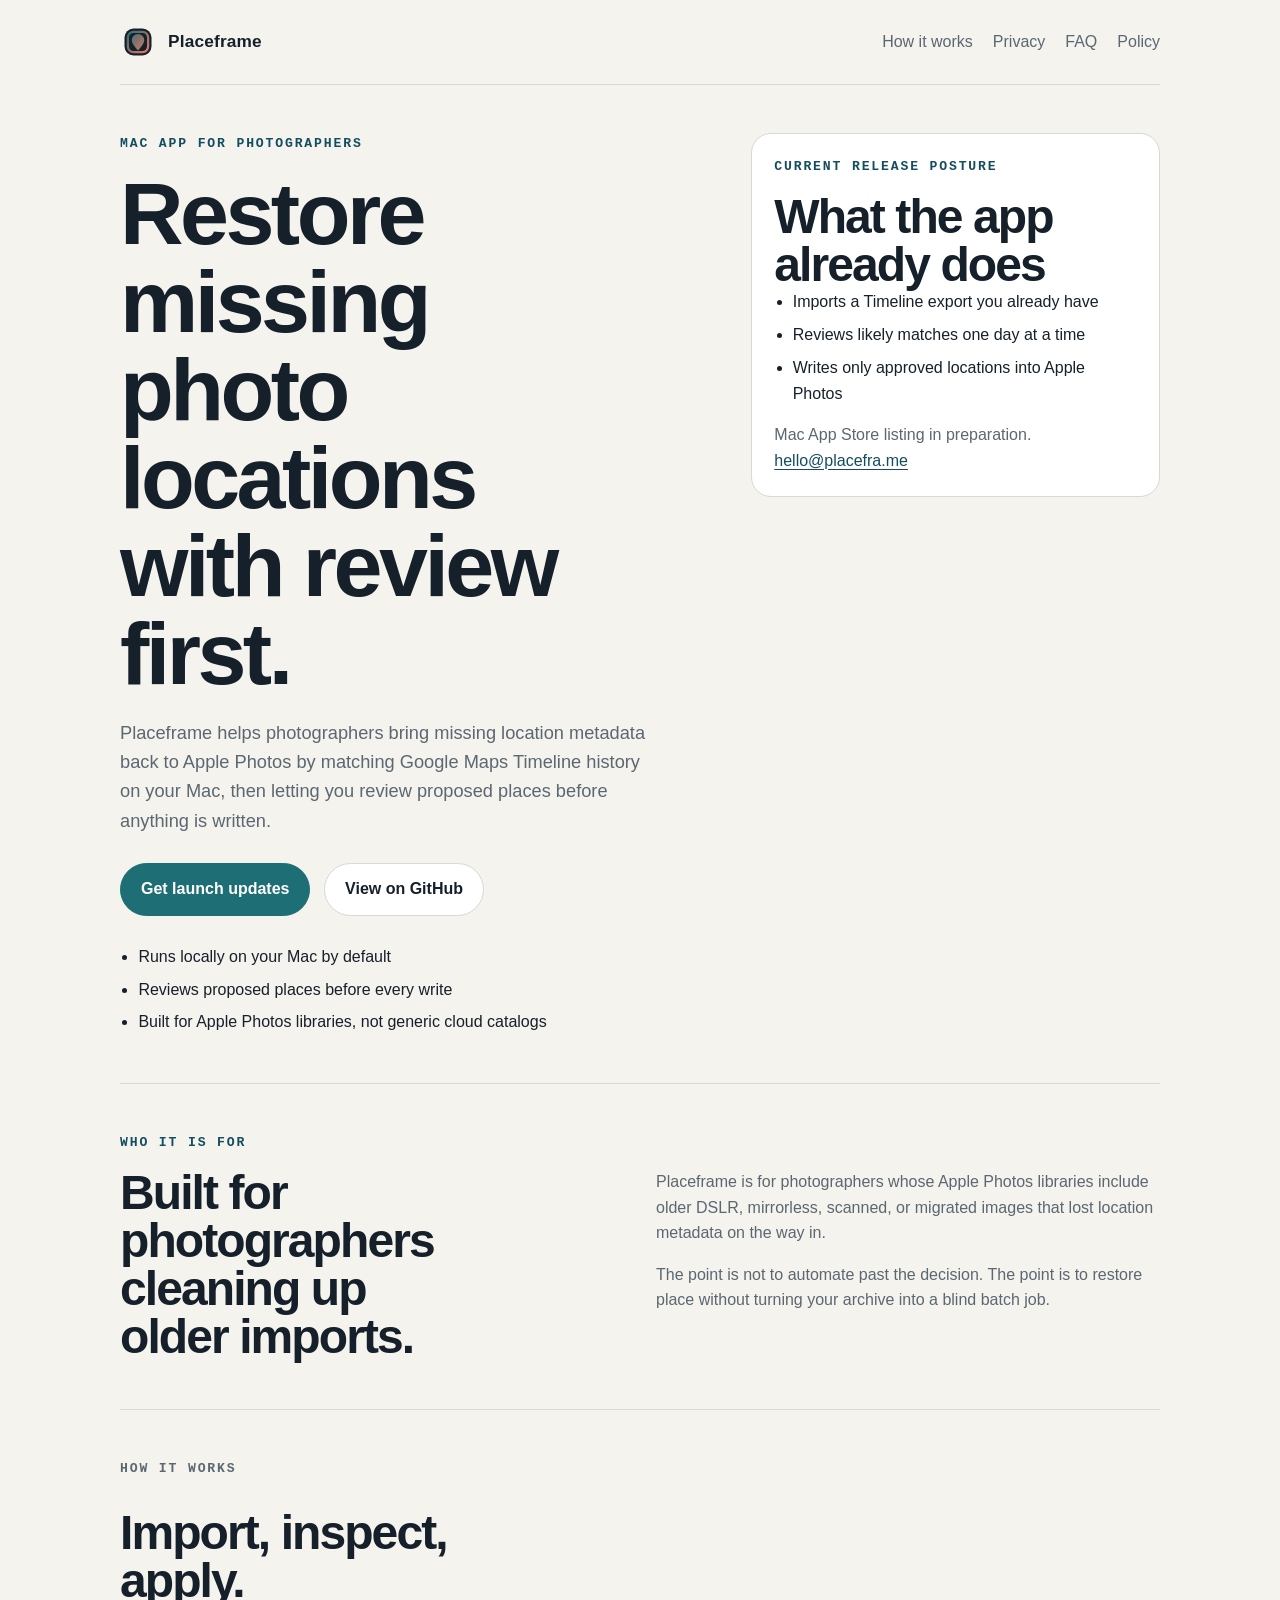
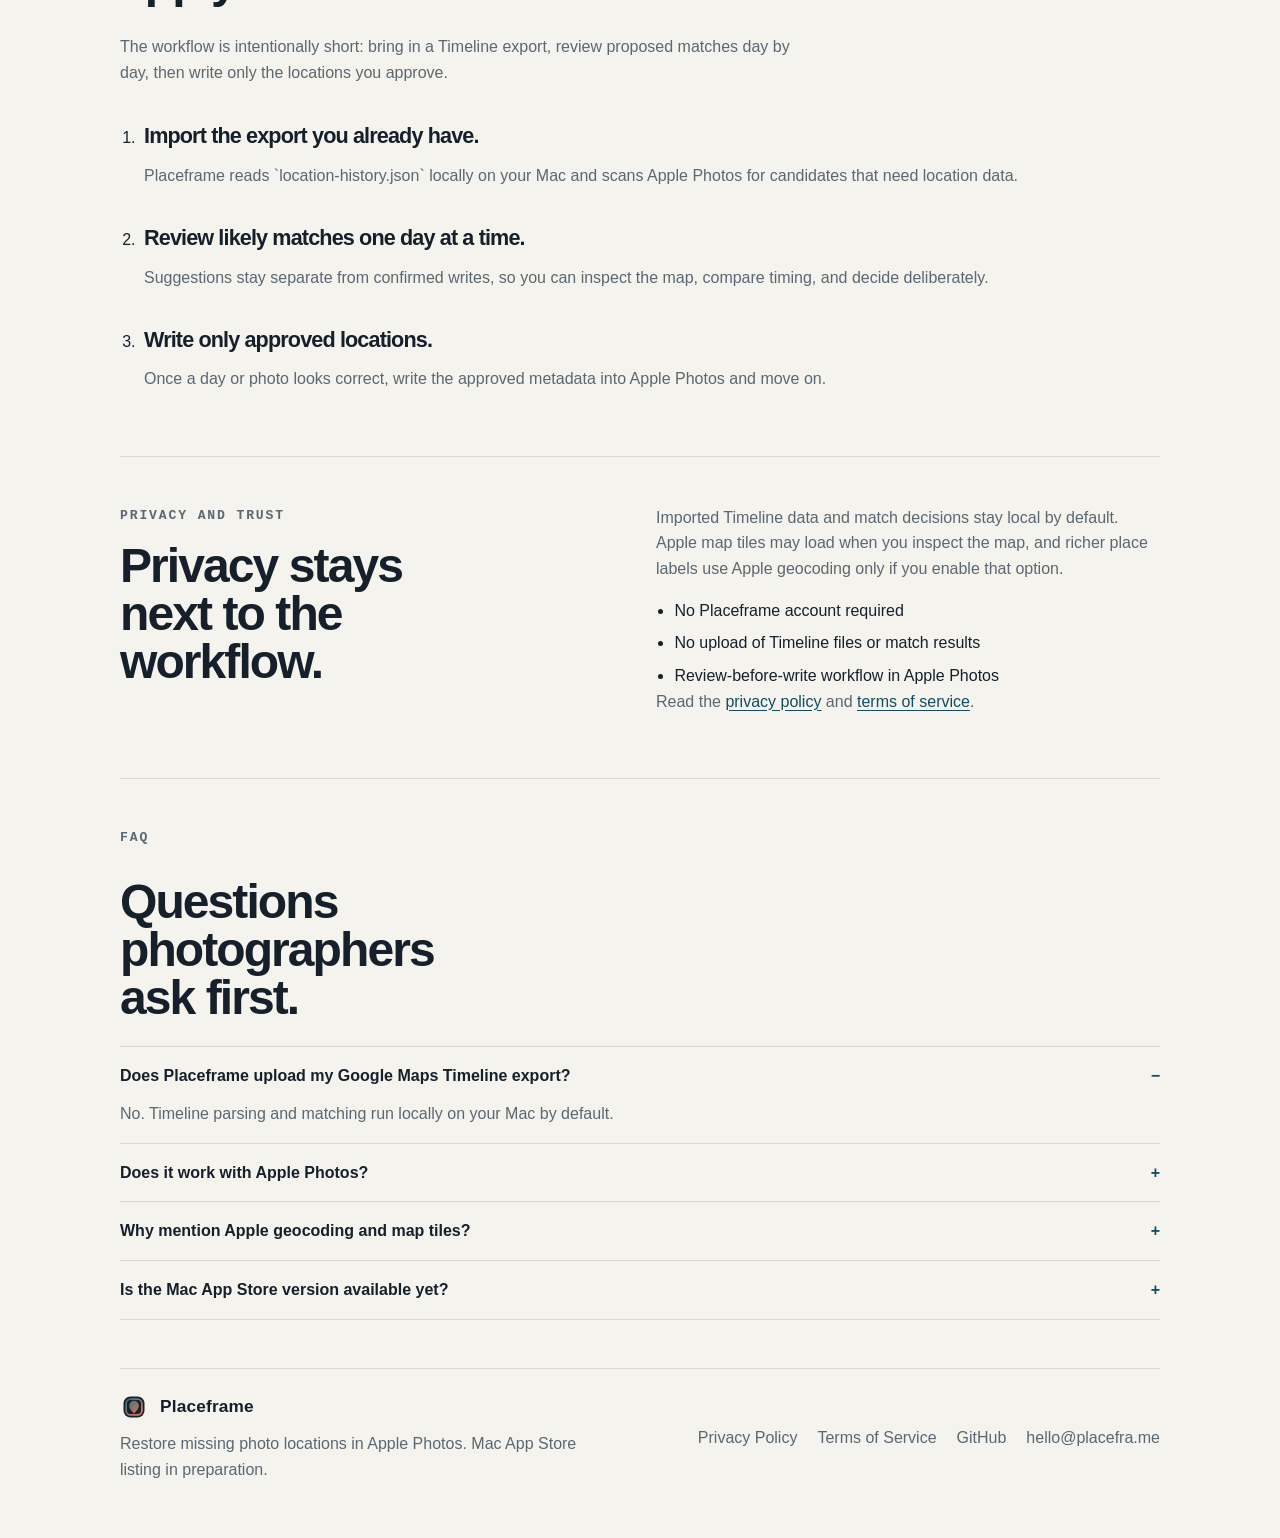
<file: website/index.html>
<!doctype html>
<html lang="en">
  <head>
    <meta charset="utf-8">
    <meta name="viewport" content="width=device-width, initial-scale=1">
    <title>Placeframe | Restore missing photo locations with review first.</title>
    <meta
      name="description"
      content="Placeframe helps photographers restore missing photo locations in Apple Photos by matching Google Maps Timeline history on your Mac, with review before every write."
    >
    <meta name="theme-color" content="#f4f3ee">
    <meta property="og:title" content="Placeframe">
    <meta
      property="og:description"
      content="A Mac app for photographers who want to restore missing photo locations without giving up review or privacy."
    >
    <meta property="og:type" content="website">
    <meta property="og:url" content="https://placefra.me/">
    <meta property="og:image" content="https://placefra.me/assets/placeframe-social.png">
    <meta name="twitter:card" content="summary_large_image">
    <meta name="twitter:title" content="Placeframe">
    <meta name="twitter:description" content="Restore missing photo locations in Apple Photos without giving up review or privacy.">
    <meta name="twitter:image" content="https://placefra.me/assets/placeframe-social.png">
    <link rel="canonical" href="https://placefra.me/">
    <link rel="icon" href="assets/favicon.svg" type="image/svg+xml">
    <link rel="stylesheet" href="site.css">
  </head>
  <body>
    <div class="page-shell">
      <header class="site-header">
        <a class="brand" href="#top" aria-label="Placeframe home">
          <img src="assets/favicon.svg" alt="" width="36" height="36">
          <span>Placeframe</span>
        </a>
        <nav class="site-nav" aria-label="Primary">
          <a href="#workflow">How it works</a>
          <a href="#trust">Privacy</a>
          <a href="#faq">FAQ</a>
          <a href="privacy.html">Policy</a>
        </nav>
      </header>

      <main id="top">
        <section class="hero">
          <div class="hero-copy">
            <p class="eyebrow">Mac app for photographers</p>
            <h1>Restore missing photo locations with review first.</h1>
            <p class="lede">
              Placeframe helps photographers bring missing location metadata back to Apple Photos
              by matching Google Maps Timeline history on your Mac, then letting you review
              proposed places before anything is written.
            </p>

            <div class="cta-row">
              <a class="button button-primary" href="mailto:hello@placefra.me?subject=Notify%20me%20when%20Placeframe%20launches">Get launch updates</a>
              <a class="button button-secondary" href="https://github.com/glacials/placeframe">View on GitHub</a>
            </div>

            <ul class="compact-points">
              <li>Runs locally on your Mac by default</li>
              <li>Reviews proposed places before every write</li>
              <li>Built for Apple Photos libraries, not generic cloud catalogs</li>
            </ul>
          </div>

          <aside class="hero-panel" aria-label="Release notes">
            <p class="eyebrow">Current release posture</p>
            <h2>What the app already does</h2>
            <ul class="plain-list">
              <li>Imports a Timeline export you already have</li>
              <li>Reviews likely matches one day at a time</li>
              <li>Writes only approved locations into Apple Photos</li>
            </ul>
            <p class="support-note">
              Mac App Store listing in preparation.
              <a class="inline-link" href="mailto:hello@placefra.me?subject=Placeframe%20question">hello@placefra.me</a>
            </p>
          </aside>
        </section>

        <section class="simple-section section-divider">
          <p class="eyebrow">Who it is for</p>
          <div class="two-column-copy">
            <h2>Built for photographers cleaning up older imports.</h2>
            <div>
              <p>
                Placeframe is for photographers whose Apple Photos libraries include older DSLR,
                mirrorless, scanned, or migrated images that lost location metadata on the way in.
              </p>
              <p>
                The point is not to automate past the decision. The point is to restore place
                without turning your archive into a blind batch job.
              </p>
            </div>
          </div>
        </section>

        <section class="simple-section section-divider" id="workflow">
          <div class="section-heading">
            <p class="eyebrow">How it works</p>
            <h2>Import, inspect, apply.</h2>
            <p>
              The workflow is intentionally short: bring in a Timeline export, review proposed
              matches day by day, then write only the locations you approve.
            </p>
          </div>

          <ol class="step-list">
            <li>
              <h3>Import the export you already have.</h3>
              <p>Placeframe reads `location-history.json` locally on your Mac and scans Apple Photos for candidates that need location data.</p>
            </li>
            <li>
              <h3>Review likely matches one day at a time.</h3>
              <p>Suggestions stay separate from confirmed writes, so you can inspect the map, compare timing, and decide deliberately.</p>
            </li>
            <li>
              <h3>Write only approved locations.</h3>
              <p>Once a day or photo looks correct, write the approved metadata into Apple Photos and move on.</p>
            </li>
          </ol>
        </section>

        <section class="simple-section section-divider" id="trust">
          <div class="two-column-copy">
            <div>
              <p class="eyebrow">Privacy and trust</p>
              <h2>Privacy stays next to the workflow.</h2>
            </div>
            <div>
              <p>
                Imported Timeline data and match decisions stay local by default. Apple map tiles
                may load when you inspect the map, and richer place labels use Apple geocoding only
                if you enable that option.
              </p>
              <ul class="plain-list">
                <li>No Placeframe account required</li>
                <li>No upload of Timeline files or match results</li>
                <li>Review-before-write workflow in Apple Photos</li>
              </ul>
              <p class="support-note">
                Read the <a class="inline-link" href="privacy.html">privacy policy</a> and
                <a class="inline-link" href="terms.html">terms of service</a>.
              </p>
            </div>
          </div>
        </section>

        <section class="simple-section section-divider faq-section" id="faq">
          <div class="section-heading">
            <p class="eyebrow">FAQ</p>
            <h2>Questions photographers ask first.</h2>
          </div>

          <div class="faq-list">
            <details open>
              <summary>Does Placeframe upload my Google Maps Timeline export?</summary>
              <p>No. Timeline parsing and matching run locally on your Mac by default.</p>
            </details>
            <details>
              <summary>Does it work with Apple Photos?</summary>
              <p>Yes. Placeframe is built around Apple Photos libraries and writes approved metadata back into Apple Photos locally.</p>
            </details>
            <details>
              <summary>Why mention Apple geocoding and map tiles?</summary>
              <p>Because privacy language should sit next to the real behavior. Rich place labels are optional, and map inspection can load Apple map tiles for the visible region.</p>
            </details>
            <details>
              <summary>Is the Mac App Store version available yet?</summary>
              <p>Not yet. The marketing site is live now, and the Mac App Store listing is being prepared.</p>
            </details>
          </div>
        </section>
      </main>

      <footer class="site-footer">
        <div>
          <a class="brand brand-footer" href="#top">
            <img src="assets/favicon.svg" alt="" width="28" height="28">
            <span>Placeframe</span>
          </a>
          <p class="footer-copy">Restore missing photo locations in Apple Photos. Mac App Store listing in preparation.</p>
        </div>
        <div class="footer-links">
          <a href="privacy.html">Privacy Policy</a>
          <a href="terms.html">Terms of Service</a>
          <a href="https://github.com/glacials/placeframe">GitHub</a>
          <a href="mailto:hello@placefra.me?subject=Placeframe%20support">hello@placefra.me</a>
        </div>
      </footer>
    </div>
  </body>
</html>
</file>
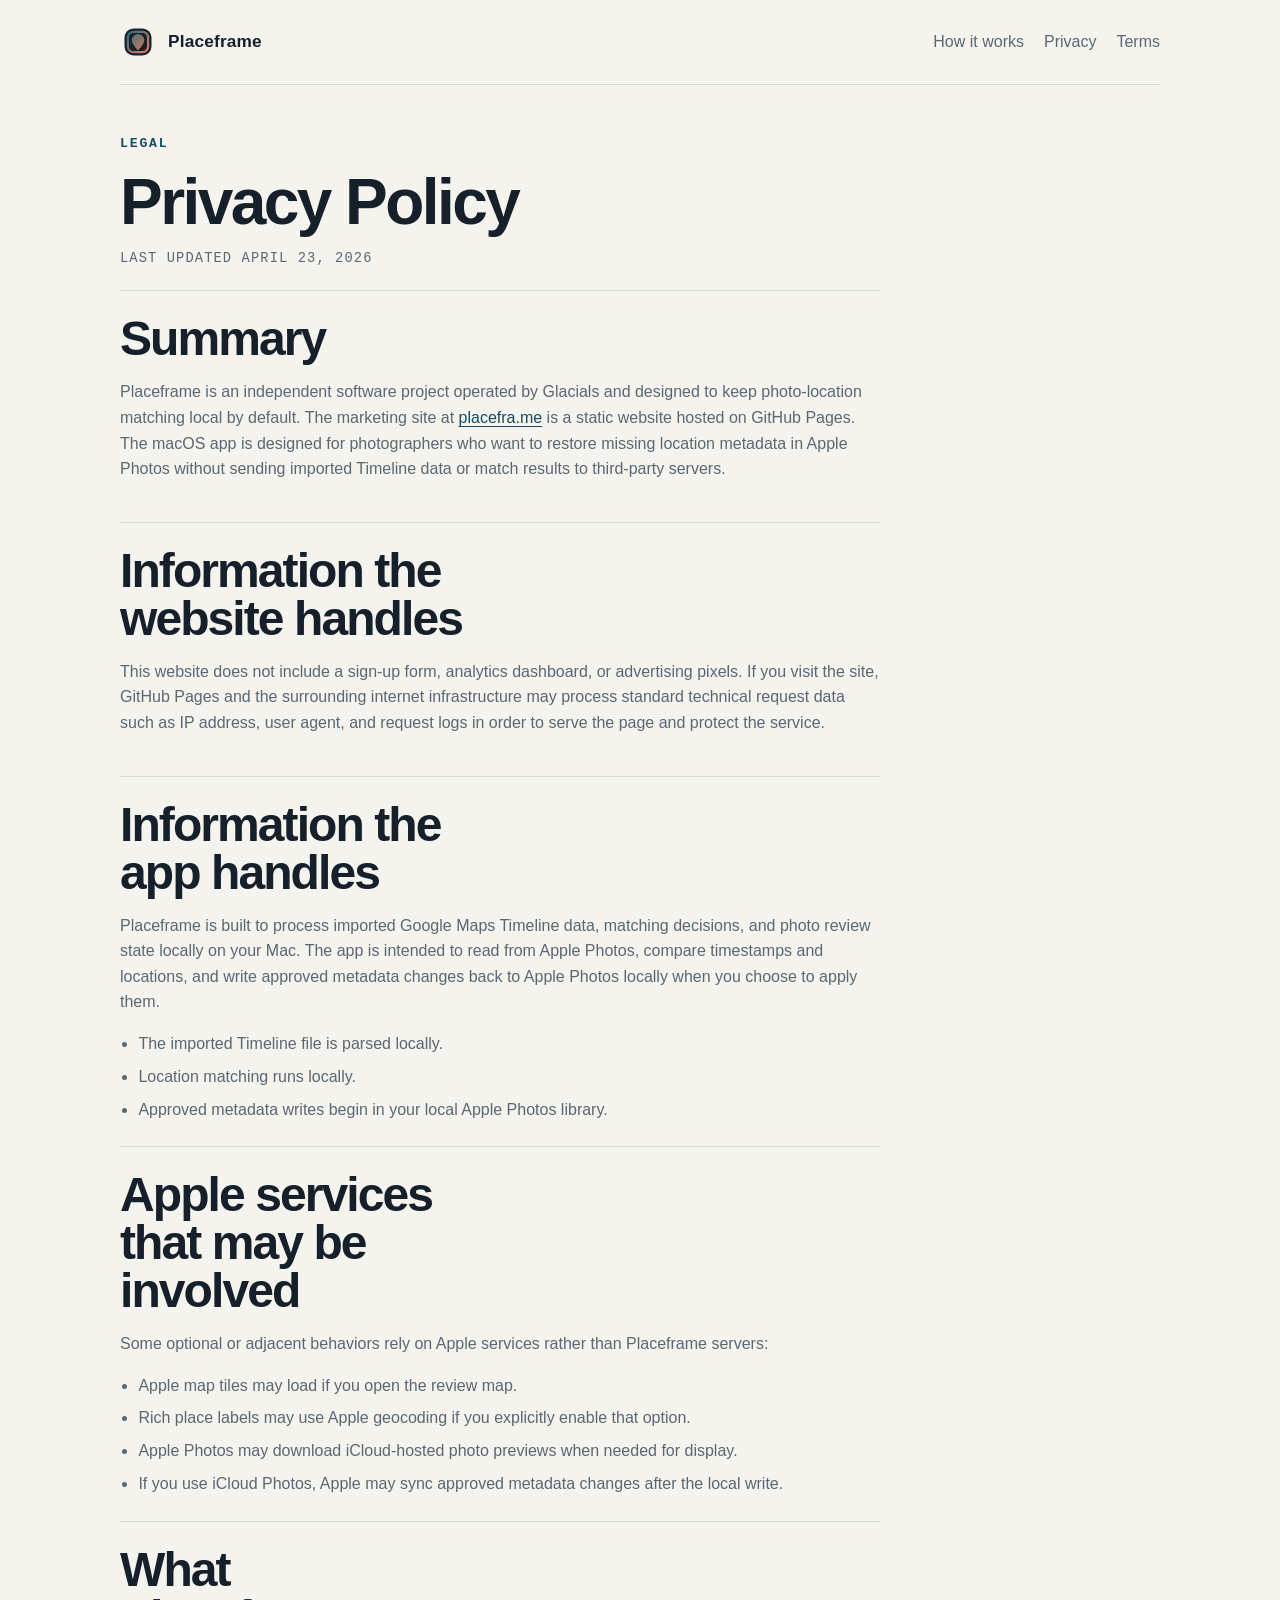
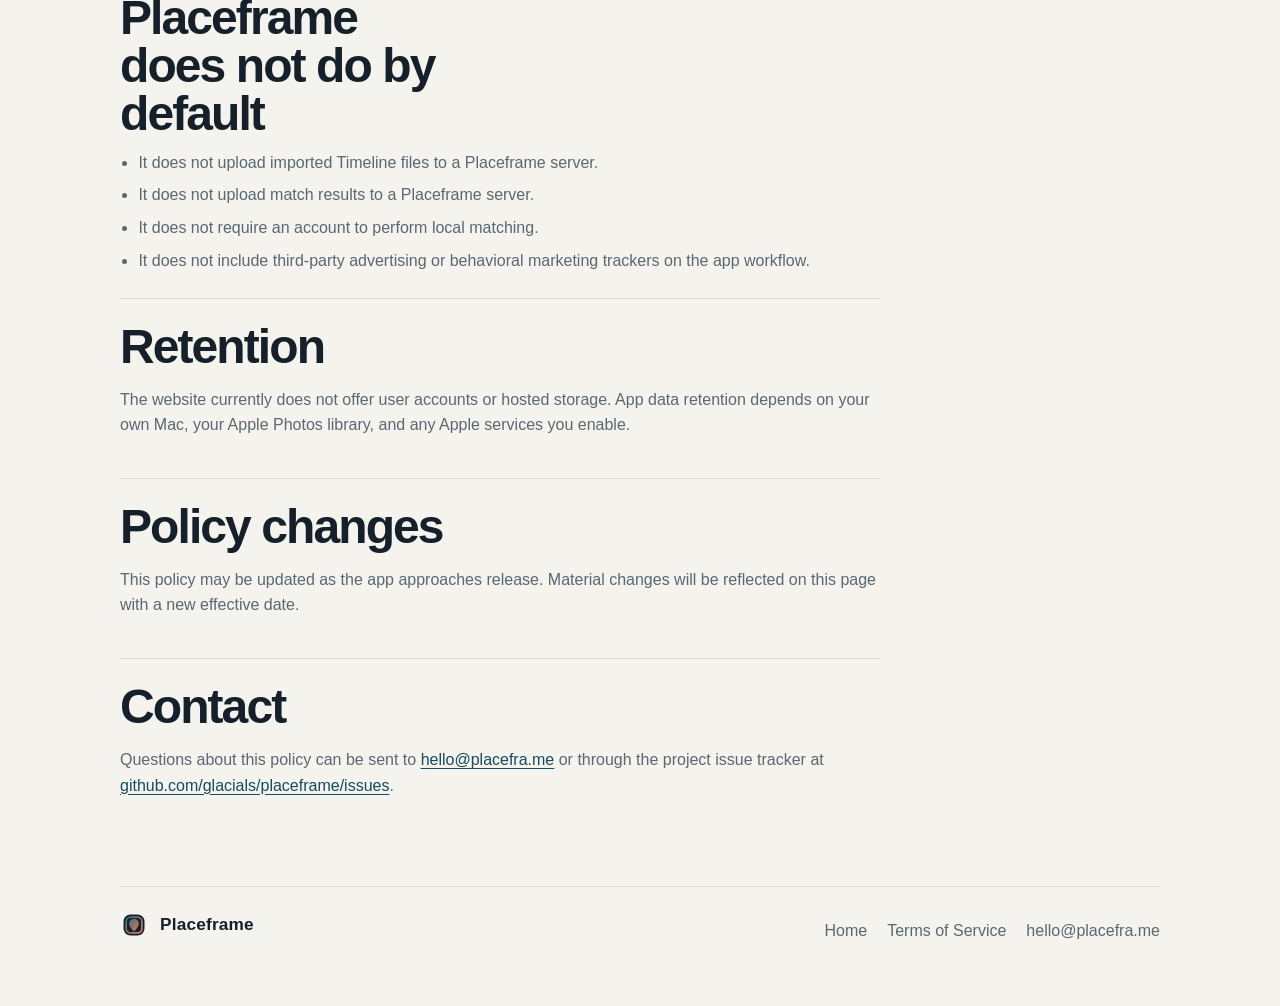
<file: website/privacy.html>
<!doctype html>
<html lang="en">
  <head>
    <meta charset="utf-8">
    <meta name="viewport" content="width=device-width, initial-scale=1">
    <title>Placeframe Privacy Policy</title>
    <meta name="description" content="Privacy policy for the Placeframe marketing site and the Placeframe macOS app.">
    <meta name="theme-color" content="#f4f3ee">
    <meta property="og:title" content="Placeframe Privacy Policy">
    <meta property="og:description" content="How the Placeframe website and macOS app handle privacy-sensitive photo-location data.">
    <meta property="og:type" content="article">
    <meta property="og:url" content="https://placefra.me/privacy.html">
    <meta property="og:image" content="https://placefra.me/assets/placeframe-social.png">
    <meta name="twitter:card" content="summary_large_image">
    <meta name="twitter:title" content="Placeframe Privacy Policy">
    <meta name="twitter:description" content="How the Placeframe website and macOS app handle privacy-sensitive photo-location data.">
    <meta name="twitter:image" content="https://placefra.me/assets/placeframe-social.png">
    <link rel="canonical" href="https://placefra.me/privacy.html">
    <link rel="icon" href="assets/favicon.svg" type="image/svg+xml">
    <link rel="stylesheet" href="site.css">
  </head>
  <body>
    <div class="page-shell legal-shell">
      <header class="site-header">
        <a class="brand" href="index.html" aria-label="Placeframe home">
          <img src="assets/favicon.svg" alt="" width="36" height="36">
          <span>Placeframe</span>
        </a>
        <nav class="site-nav" aria-label="Primary">
          <a href="index.html#workflow">How it works</a>
          <a href="index.html#trust">Privacy</a>
          <a href="terms.html">Terms</a>
        </nav>
      </header>

      <main class="legal-main">
        <section class="legal-hero">
          <p class="eyebrow">Legal</p>
          <h1>Privacy Policy</h1>
          <p class="legal-meta">Last updated April 23, 2026</p>
        </section>

        <section class="legal-section">
          <h2>Summary</h2>
          <p>
            Placeframe is an independent software project operated by Glacials and designed to keep
            photo-location matching local by default. The marketing site at
            <a class="inline-link" href="https://placefra.me/">placefra.me</a> is a static website
            hosted on GitHub Pages. The macOS app is designed for photographers who want to restore
            missing location metadata in Apple Photos without sending imported Timeline data or
            match results to third-party servers.
          </p>
        </section>

        <section class="legal-section">
          <h2>Information the website handles</h2>
          <p>
            This website does not include a sign-up form, analytics dashboard, or advertising
            pixels. If you visit the site, GitHub Pages and the surrounding internet
            infrastructure may process standard technical request data such as IP address, user
            agent, and request logs in order to serve the page and protect the service.
          </p>
        </section>

        <section class="legal-section">
          <h2>Information the app handles</h2>
          <p>
            Placeframe is built to process imported Google Maps Timeline data, matching decisions,
            and photo review state locally on your Mac. The app is intended to read from Apple
            Photos, compare timestamps and locations, and write approved metadata changes back to
            Apple Photos locally when you choose to apply them.
          </p>
          <ul class="legal-list">
            <li>The imported Timeline file is parsed locally.</li>
            <li>Location matching runs locally.</li>
            <li>Approved metadata writes begin in your local Apple Photos library.</li>
          </ul>
        </section>

        <section class="legal-section">
          <h2>Apple services that may be involved</h2>
          <p>Some optional or adjacent behaviors rely on Apple services rather than Placeframe servers:</p>
          <ul class="legal-list">
            <li>Apple map tiles may load if you open the review map.</li>
            <li>Rich place labels may use Apple geocoding if you explicitly enable that option.</li>
            <li>Apple Photos may download iCloud-hosted photo previews when needed for display.</li>
            <li>If you use iCloud Photos, Apple may sync approved metadata changes after the local write.</li>
          </ul>
        </section>

        <section class="legal-section">
          <h2>What Placeframe does not do by default</h2>
          <ul class="legal-list">
            <li>It does not upload imported Timeline files to a Placeframe server.</li>
            <li>It does not upload match results to a Placeframe server.</li>
            <li>It does not require an account to perform local matching.</li>
            <li>It does not include third-party advertising or behavioral marketing trackers on the app workflow.</li>
          </ul>
        </section>

        <section class="legal-section">
          <h2>Retention</h2>
          <p>
            The website currently does not offer user accounts or hosted storage. App data
            retention depends on your own Mac, your Apple Photos library, and any Apple services
            you enable.
          </p>
        </section>

        <section class="legal-section">
          <h2>Policy changes</h2>
          <p>
            This policy may be updated as the app approaches release. Material changes will be
            reflected on this page with a new effective date.
          </p>
        </section>

        <section class="legal-section">
          <h2>Contact</h2>
          <p>
            Questions about this policy can be sent to
            <a class="inline-link" href="mailto:hello@placefra.me?subject=Placeframe%20privacy">hello@placefra.me</a>
            or through the project issue tracker at
            <a class="inline-link" href="https://github.com/glacials/placeframe/issues">github.com/glacials/placeframe/issues</a>.
          </p>
        </section>
      </main>

      <footer class="site-footer">
        <div>
          <a class="brand brand-footer" href="index.html">
            <img src="assets/favicon.svg" alt="" width="28" height="28">
            <span>Placeframe</span>
          </a>
        </div>
        <div class="footer-links">
          <a href="index.html">Home</a>
          <a href="terms.html">Terms of Service</a>
          <a href="mailto:hello@placefra.me?subject=Placeframe%20privacy">hello@placefra.me</a>
        </div>
      </footer>
    </div>
  </body>
</html>
</file>
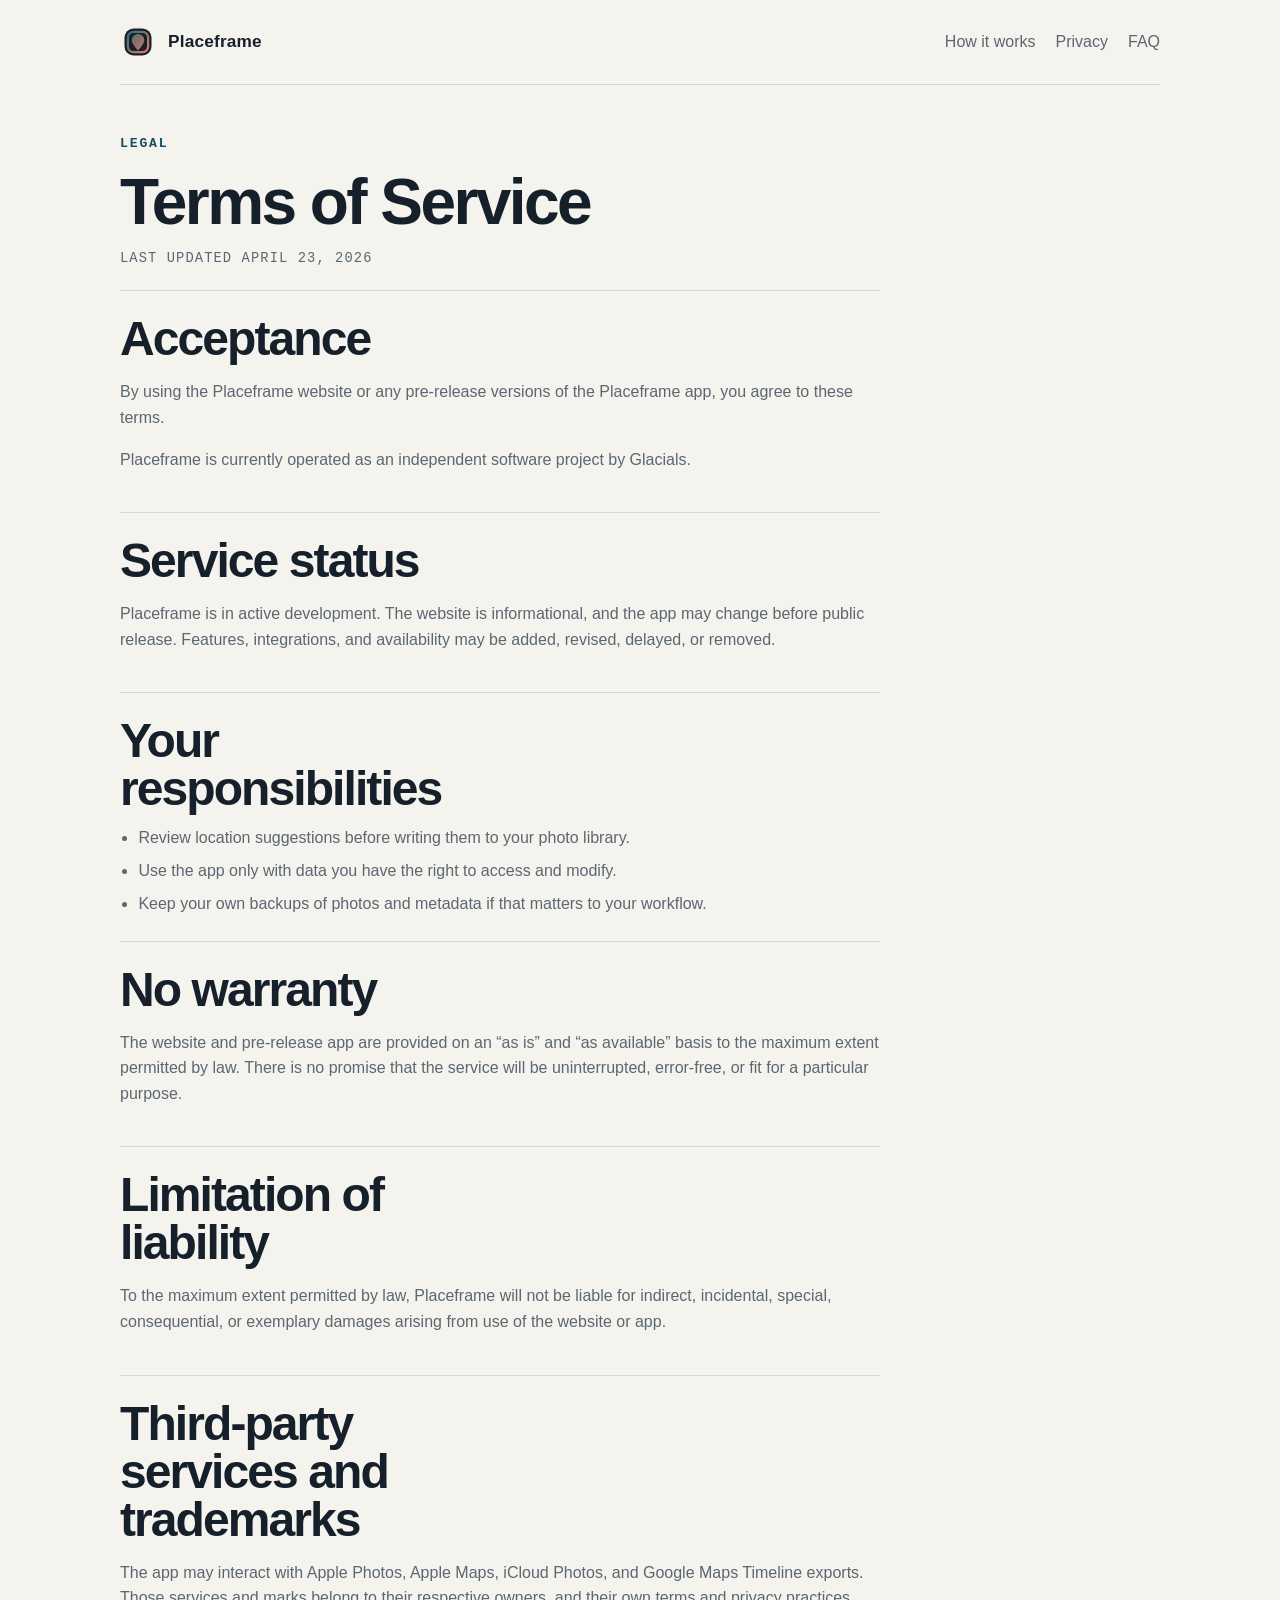
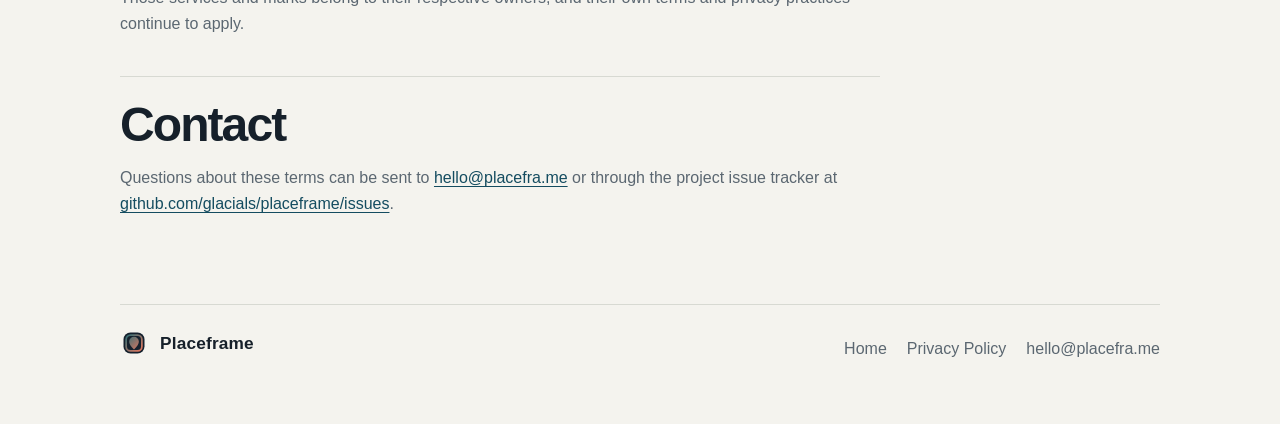
<file: website/terms.html>
<!doctype html>
<html lang="en">
  <head>
    <meta charset="utf-8">
    <meta name="viewport" content="width=device-width, initial-scale=1">
    <title>Placeframe Terms of Service</title>
    <meta name="description" content="Terms of service for the Placeframe marketing site and pre-release macOS app.">
    <meta name="theme-color" content="#f4f3ee">
    <meta property="og:title" content="Placeframe Terms of Service">
    <meta property="og:description" content="Terms for using the Placeframe website and pre-release macOS app.">
    <meta property="og:type" content="article">
    <meta property="og:url" content="https://placefra.me/terms.html">
    <meta property="og:image" content="https://placefra.me/assets/placeframe-social.png">
    <meta name="twitter:card" content="summary_large_image">
    <meta name="twitter:title" content="Placeframe Terms of Service">
    <meta name="twitter:description" content="Terms for using the Placeframe website and pre-release macOS app.">
    <meta name="twitter:image" content="https://placefra.me/assets/placeframe-social.png">
    <link rel="canonical" href="https://placefra.me/terms.html">
    <link rel="icon" href="assets/favicon.svg" type="image/svg+xml">
    <link rel="stylesheet" href="site.css">
  </head>
  <body>
    <div class="page-shell legal-shell">
      <header class="site-header">
        <a class="brand" href="index.html" aria-label="Placeframe home">
          <img src="assets/favicon.svg" alt="" width="36" height="36">
          <span>Placeframe</span>
        </a>
        <nav class="site-nav" aria-label="Primary">
          <a href="index.html#workflow">How it works</a>
          <a href="privacy.html">Privacy</a>
          <a href="index.html#faq">FAQ</a>
        </nav>
      </header>

      <main class="legal-main">
        <section class="legal-hero">
          <p class="eyebrow">Legal</p>
          <h1>Terms of Service</h1>
          <p class="legal-meta">Last updated April 23, 2026</p>
        </section>

        <section class="legal-section">
          <h2>Acceptance</h2>
          <p>By using the Placeframe website or any pre-release versions of the Placeframe app, you agree to these terms.</p>
          <p>Placeframe is currently operated as an independent software project by Glacials.</p>
        </section>

        <section class="legal-section">
          <h2>Service status</h2>
          <p>
            Placeframe is in active development. The website is informational, and the app may
            change before public release. Features, integrations, and availability may be added,
            revised, delayed, or removed.
          </p>
        </section>

        <section class="legal-section">
          <h2>Your responsibilities</h2>
          <ul class="legal-list">
            <li>Review location suggestions before writing them to your photo library.</li>
            <li>Use the app only with data you have the right to access and modify.</li>
            <li>Keep your own backups of photos and metadata if that matters to your workflow.</li>
          </ul>
        </section>

        <section class="legal-section">
          <h2>No warranty</h2>
          <p>
            The website and pre-release app are provided on an “as is” and “as available” basis
            to the maximum extent permitted by law. There is no promise that the service will be
            uninterrupted, error-free, or fit for a particular purpose.
          </p>
        </section>

        <section class="legal-section">
          <h2>Limitation of liability</h2>
          <p>
            To the maximum extent permitted by law, Placeframe will not be liable for indirect,
            incidental, special, consequential, or exemplary damages arising from use of the
            website or app.
          </p>
        </section>

        <section class="legal-section">
          <h2>Third-party services and trademarks</h2>
          <p>
            The app may interact with Apple Photos, Apple Maps, iCloud Photos, and Google Maps
            Timeline exports. Those services and marks belong to their respective owners, and
            their own terms and privacy practices continue to apply.
          </p>
        </section>

        <section class="legal-section">
          <h2>Contact</h2>
          <p>
            Questions about these terms can be sent to
            <a class="inline-link" href="mailto:hello@placefra.me?subject=Placeframe%20terms">hello@placefra.me</a>
            or through the project issue tracker at
            <a class="inline-link" href="https://github.com/glacials/placeframe/issues">github.com/glacials/placeframe/issues</a>.
          </p>
        </section>
      </main>

      <footer class="site-footer">
        <div>
          <a class="brand brand-footer" href="index.html">
            <img src="assets/favicon.svg" alt="" width="28" height="28">
            <span>Placeframe</span>
          </a>
        </div>
        <div class="footer-links">
          <a href="index.html">Home</a>
          <a href="privacy.html">Privacy Policy</a>
          <a href="mailto:hello@placefra.me?subject=Placeframe%20terms">hello@placefra.me</a>
        </div>
      </footer>
    </div>
  </body>
</html>
</file>
<file: website/site.css>
:root {
  --canvas: #f4f3ee;
  --surface: #ffffff;
  --ink: #16202a;
  --muted: #5b6771;
  --border: #d7d9d2;
  --accent: #1e6f75;
  --accent-strong: #144c60;
  --radius: 20px;
  --font-display: "Avenir Next", "Helvetica Neue", sans-serif;
  --font-body: "Helvetica Neue", "Segoe UI", sans-serif;
  --font-mono: "SFMono-Regular", "SF Mono", Consolas, monospace;
}

*,
*::before,
*::after {
  box-sizing: border-box;
}

html {
  scroll-behavior: smooth;
}

body {
  margin: 0;
  background: var(--canvas);
  color: var(--ink);
  font-family: var(--font-body);
  line-height: 1.6;
}

img {
  display: block;
  max-width: 100%;
}

a {
  color: inherit;
  text-decoration: none;
}

button,
summary {
  font: inherit;
}

.page-shell {
  width: min(1040px, calc(100% - 2rem));
  margin: 0 auto;
  padding-bottom: 2rem;
}

.site-header,
.site-footer {
  display: flex;
  align-items: center;
  justify-content: space-between;
  gap: 1.5rem;
  padding: 1.5rem 0;
}

.site-header {
  border-bottom: 1px solid var(--border);
}

.site-footer {
  border-top: 1px solid var(--border);
}

.brand {
  display: inline-flex;
  align-items: center;
  gap: 0.75rem;
  font-family: var(--font-display);
  font-size: 1.08rem;
  font-weight: 700;
  letter-spacing: 0.01em;
}

.brand-footer {
  margin-bottom: 0.65rem;
}

.site-nav,
.footer-links {
  display: inline-flex;
  flex-wrap: wrap;
  gap: 1rem 1.25rem;
}

.site-nav a,
.footer-links a,
.footer-copy,
.support-note,
.section-heading p,
.two-column-copy p,
.step-list p,
.faq-list p,
.legal-section p,
.legal-list li {
  color: var(--muted);
}

.site-nav a:hover,
.site-nav a:focus-visible,
.footer-links a:hover,
.footer-links a:focus-visible,
.inline-link:hover,
.inline-link:focus-visible {
  color: var(--accent-strong);
}

.hero,
.simple-section,
.legal-main {
  padding: 3rem 0;
}

.hero {
  display: grid;
  grid-template-columns: minmax(0, 1.3fr) minmax(18rem, 0.9fr);
  gap: 2.5rem;
  align-items: start;
}

.hero-copy {
  max-width: 38rem;
}

.hero-panel {
  padding: 1.4rem;
  border: 1px solid var(--border);
  border-radius: var(--radius);
  background: var(--surface);
}

.eyebrow {
  margin: 0 0 1rem;
  color: var(--accent-strong);
  font-family: var(--font-mono);
  font-size: 0.82rem;
  font-weight: 700;
  letter-spacing: 0.14em;
  text-transform: uppercase;
}

h1,
h2,
h3 {
  margin: 0;
  font-family: var(--font-display);
  line-height: 1;
  letter-spacing: -0.04em;
}

h1 {
  font-size: clamp(3rem, 8vw, 5.5rem);
  max-width: 10ch;
}

h2 {
  font-size: clamp(1.9rem, 4vw, 3rem);
  max-width: 13ch;
}

h3 {
  font-size: 1.35rem;
}

.lede {
  margin: 1.25rem 0 0;
  max-width: 34rem;
  color: var(--muted);
  font-size: 1.14rem;
}

.cta-row {
  display: flex;
  flex-wrap: wrap;
  gap: 0.85rem;
  margin: 1.75rem 0;
}

.button {
  display: inline-flex;
  align-items: center;
  justify-content: center;
  min-height: 3.1rem;
  padding: 0.8rem 1.25rem;
  border-radius: 999px;
  border: 1px solid var(--border);
  font-weight: 700;
}

.button-primary {
  background: var(--accent);
  border-color: var(--accent);
  color: #ffffff;
}

.button-secondary {
  background: var(--surface);
}

.compact-points,
.plain-list,
.legal-list {
  margin: 0;
  padding-left: 1.15rem;
}

.compact-points li + li,
.plain-list li + li,
.legal-list li + li {
  margin-top: 0.45rem;
}

.support-note {
  margin: 1rem 0 0;
}

.section-divider {
  border-top: 1px solid var(--border);
}

.section-heading {
  display: grid;
  gap: 0.85rem;
  max-width: 42rem;
  margin-bottom: 1.5rem;
}

.two-column-copy {
  display: grid;
  grid-template-columns: minmax(0, 1fr) minmax(0, 1fr);
  gap: 2rem;
  align-items: start;
}

.two-column-copy p {
  margin: 0 0 1rem;
}

.step-list {
  display: grid;
  gap: 1.4rem;
  margin: 0;
  padding-left: 1.25rem;
}

.step-list li {
  padding-left: 0.25rem;
}

.step-list h3 {
  margin-bottom: 0.55rem;
}

.faq-list {
  border-top: 1px solid var(--border);
}

.faq-list details {
  padding: 1rem 0;
  border-bottom: 1px solid var(--border);
}

.faq-list summary {
  cursor: pointer;
  list-style: none;
  font-weight: 700;
}

.faq-list summary::-webkit-details-marker {
  display: none;
}

.faq-list summary::after {
  content: "+";
  float: right;
  color: var(--accent-strong);
}

.faq-list details[open] summary::after {
  content: "−";
}

.faq-list p {
  margin: 0.8rem 0 0;
  max-width: 42rem;
}

.footer-copy {
  max-width: 30rem;
  margin: 0;
}

.inline-link {
  color: var(--accent-strong);
  text-decoration: underline;
  text-underline-offset: 0.16em;
}

.legal-shell .page-shell {
  width: min(860px, calc(100% - 2rem));
}

.legal-main {
  max-width: 760px;
}

.legal-hero {
  padding-bottom: 1.25rem;
}

.legal-hero h1 {
  max-width: none;
  font-size: clamp(2.4rem, 6vw, 4rem);
}

.legal-meta {
  margin: 0.9rem 0 0;
  color: var(--muted);
  font-family: var(--font-mono);
  font-size: 0.86rem;
  letter-spacing: 0.08em;
  text-transform: uppercase;
}

.legal-section {
  padding: 1.5rem 0;
  border-top: 1px solid var(--border);
}

.legal-section h2 {
  margin-bottom: 0.75rem;
}

@media (max-width: 860px) {
  .hero,
  .two-column-copy {
    grid-template-columns: 1fr;
  }

  .page-shell,
  .legal-shell .page-shell {
    width: min(100% - 1rem, 100%);
  }

  .site-header,
  .site-footer {
    flex-direction: column;
    align-items: flex-start;
  }
}

@media (max-width: 560px) {
  h1 {
    font-size: clamp(2.6rem, 13vw, 4rem);
  }

  .button {
    width: 100%;
  }
}
</file>
